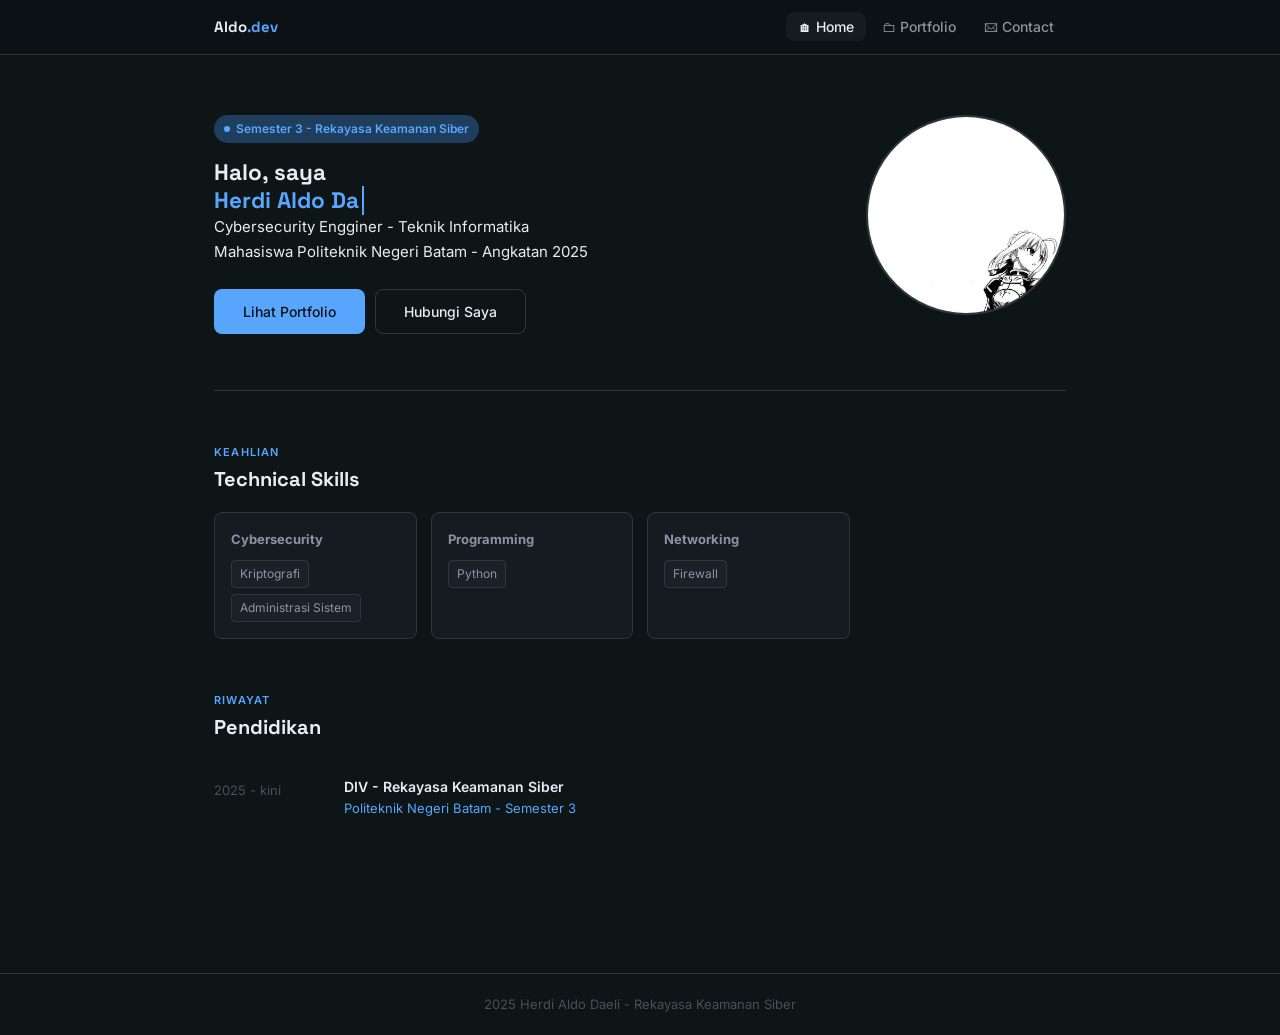
<file: minggu_1/index.html>
<!DOCTYPE html>
<html lang="id">
<head>
  <meta charset="UTF-8" />
  <meta name="viewport" content="width=device-width, initial-scale=1.0" />
  <title>Portofolio - Web Fundamental</title>
  <link rel="stylesheet" href="style.css" />
</head>
<body>

<nav>
  <div class="nav-inner">
    <a href="index.html" class="nav-logo">Aldo<span>.dev</span></a>
    <ul class="nav-links">
      <li><a href="index.html" class="active">🏠︎ Home</a></li>
      <li><a href="portfolio.html">🗀 Portfolio</a></li>
      <li><a href="contact.html">🖂 Contact</a></li>
    </ul>
  </div>
</nav>

<main class="wrap">

  <section class="hero">
    <div class="hero-text">
      <div class="tag">Semester 3 - Rekayasa Keamanan Siber</div>
      <h1>Halo, saya<br><span id="typed"></span></h1>
      <p class="role">Cybersecurity Engginer - Teknik Informatika</p>
      <p class="bio">Mahasiswa Politeknik Negeri Batam - Angkatan 2025</p>
      <div class="btns">
        <a href="portfolio.html" class="btn btn-primary">Lihat Portfolio</a>
        <a href="contact.html" class="btn btn-outline">Hubungi Saya</a>
      </div>
    </div>
    <div class="hero-photo">
      <img src="me.jpeg" alt="Foto Profil" class="avatar" />
    </div>
  </section>

  <section class="section">
    <p class="section-label">Keahlian</p>
    <h2 class="section-title">Technical Skills</h2>
    <div class="skill-groups">
      <div class="skill-group">
        <h4>Cybersecurity</h4>
        <div class="badges">
          <span class="badge">Kriptografi</span>
          <span class="badge">Administrasi Sistem</span>
        </div>
      </div>
      <div class="skill-group">
        <h4>Programming</h4>
        <div class="badges">
          <span class="badge">Python</span>
        </div>
      </div>
      <div class="skill-group">
        <h4>Networking</h4>
        <div class="badges">
          <span class="badge">Firewall</span>
        </div>
      </div>
    </div>
  </section>

  <section class="section">
    <p class="section-label">Riwayat</p>
    <h2 class="section-title">Pendidikan</h2>
    <div class="timeline-item">
      <span class="tdate">2025 - kini</span>
      <div class="tbody">
        <h3>DIV - Rekayasa Keamanan Siber</h3>
        <p class="org">Politeknik Negeri Batam - Semester 3</p>
      </div>
    </div>
  </section>

</main>

<footer>
  <p>2025 Herdi Aldo Daeli - Rekayasa Keamanan Siber</p>
</footer>

<script>
  const texts = ["Herdi Aldo Daeli","Cybersecurity Enginner","Python","Cryptography Learner"];
  let i = 0, j = 0, del = false;
  const el = document.getElementById("typed");
  function type() {
    const cur = texts[i];
    el.textContent = del ? cur.slice(0, j--) : cur.slice(0, j++);
    if (!del && j > cur.length) { del = true; setTimeout(type, 1600); return; }
    if (del && j < 0) { del = false; i = (i + 1) % texts.length; }
    setTimeout(type, del ? 45 : 95);
  }
  type();
</script>

</body>
</html>
</file>
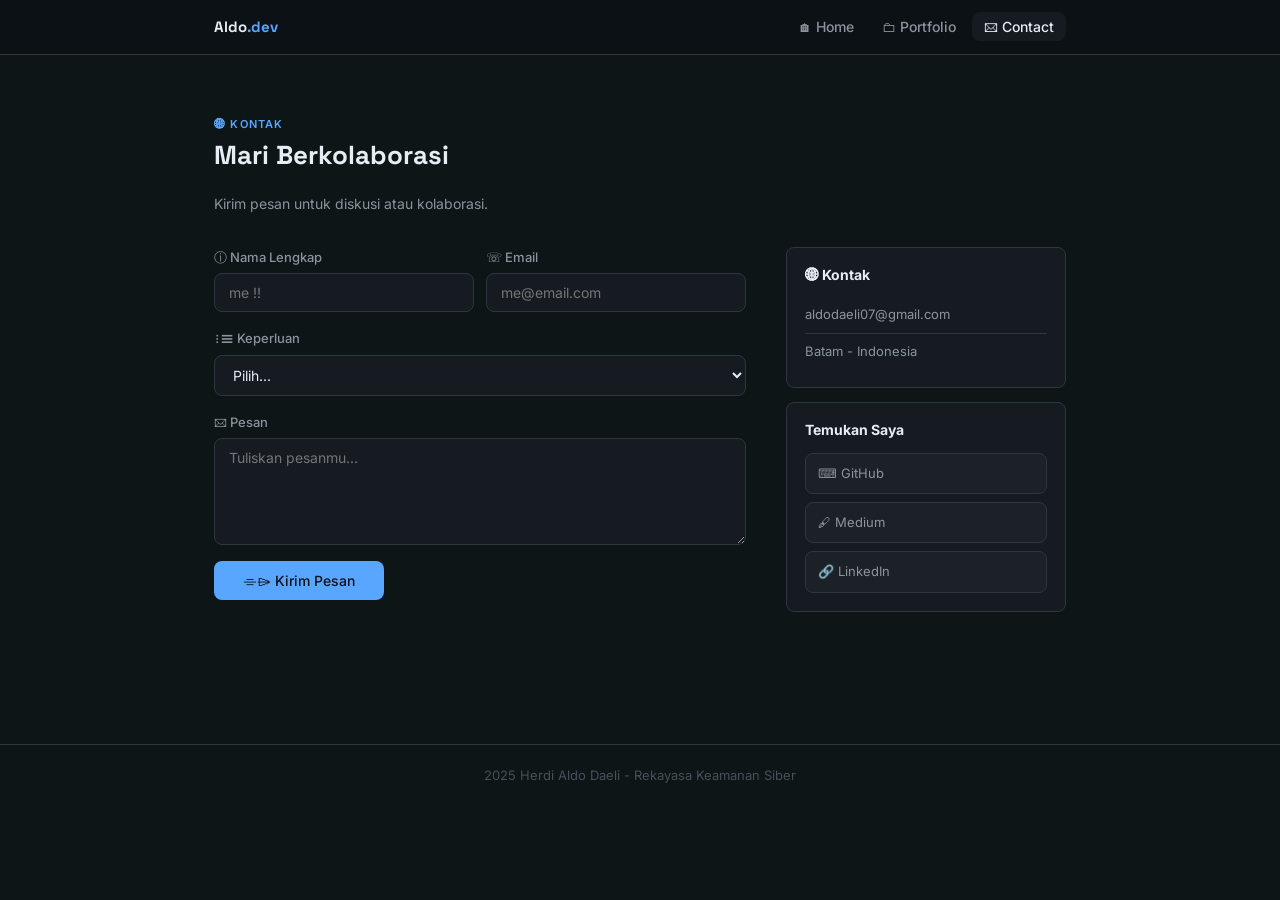
<file: minggu_1/contact.html>
<!DOCTYPE html>
<html lang="id">
<head>
  <meta charset="UTF-8" />
  <meta name="viewport" content="width=device-width, initial-scale=1.0" />
  <title>Portfolio - Web Fundamental</title>
  <link rel="stylesheet" href="style.css" />
</head>
<body>

<nav>
  <div class="nav-inner">
    <a href="index.html" class="nav-logo">Aldo<span>.dev</span></a>
    <ul class="nav-links">
      <li><a href="index.html">🏠︎ Home</a></li>
      <li><a href="portfolio.html">🗀 Portfolio</a></li>
      <li><a href="contact.html" class="active">🖂 Contact</a></li>
    </ul>
  </div>
</nav>

<main class="wrap">

  <p class="section-label">🌐︎ Kontak</p>
  <h1 class="section-title" style="font-size:26px;">Mari Berkolaborasi</h1>
  <p style="color:var(--muted);font-size:14px;margin-bottom:32px;">Kirim pesan untuk diskusi atau kolaborasi.</p>

  <div class="contact-wrap">

    <form class="cform" action="#" method="POST">
      <div class="frow">
        <div class="fg">
          <label for="nama">ⓘ Nama Lengkap</label>
          <input type="text" id="nama" name="nama" placeholder="me !!" required />
        </div>
        <div class="fg">
          <label for="email">☏ Email</label>
          <input type="email" id="email" name="email" placeholder="me@email.com" required />
        </div>
      </div>
      <div class="fg">
        <label for="kategori">⫶☰ Keperluan</label>
        <select id="kategori" name="kategori" required>
          <option value="" disabled selected>Pilih...</option>
          <option value="konsultasi">Konsultasi</option>
          <option value="kolaborasi">Kolaborasi Proyek</option>
          <option value="pertanyaan">Pertanyaan Umum</option>
        </select>
      </div>
      <div class="fg">
        <label for="pesan">🖂 Pesan</label>
        <textarea id="pesan" name="pesan" rows="5" placeholder="Tuliskan pesanmu..." required></textarea>
      </div>
      <button type="submit" class="btn btn-primary" style="width:fit-content;">⌯⌲ Kirim Pesan</button>
    </form>

    <aside class="cside">
      <div class="ccard">
        <h3>🌐︎ Kontak</h3>
        <div class="citem">aldodaeli07@gmail.com</div>
        <div class="citem">Batam - Indonesia</div>
      </div>
      <div class="ccard">
        <h3>Temukan Saya</h3>
        <div class="slinks">
          <a href="https://github.com/garammanis404" target="_blank" class="slink">⌨ GitHub</a>
          <a href="https://medium.com/@aldodaeli07" target="_blank" class="slink">🖋 Medium</a>
          <a href="https://www.linkedin.com/in/aldo-daeli-a55845391/" target="_blank" class="slink">🔗 LinkedIn</a>
        </div>
      </div>
    </aside>

  </div>

</main>

<footer>
  <p>2025 Herdi Aldo Daeli - Rekayasa Keamanan Siber</p>
</footer>

</body>
</html>
</file>
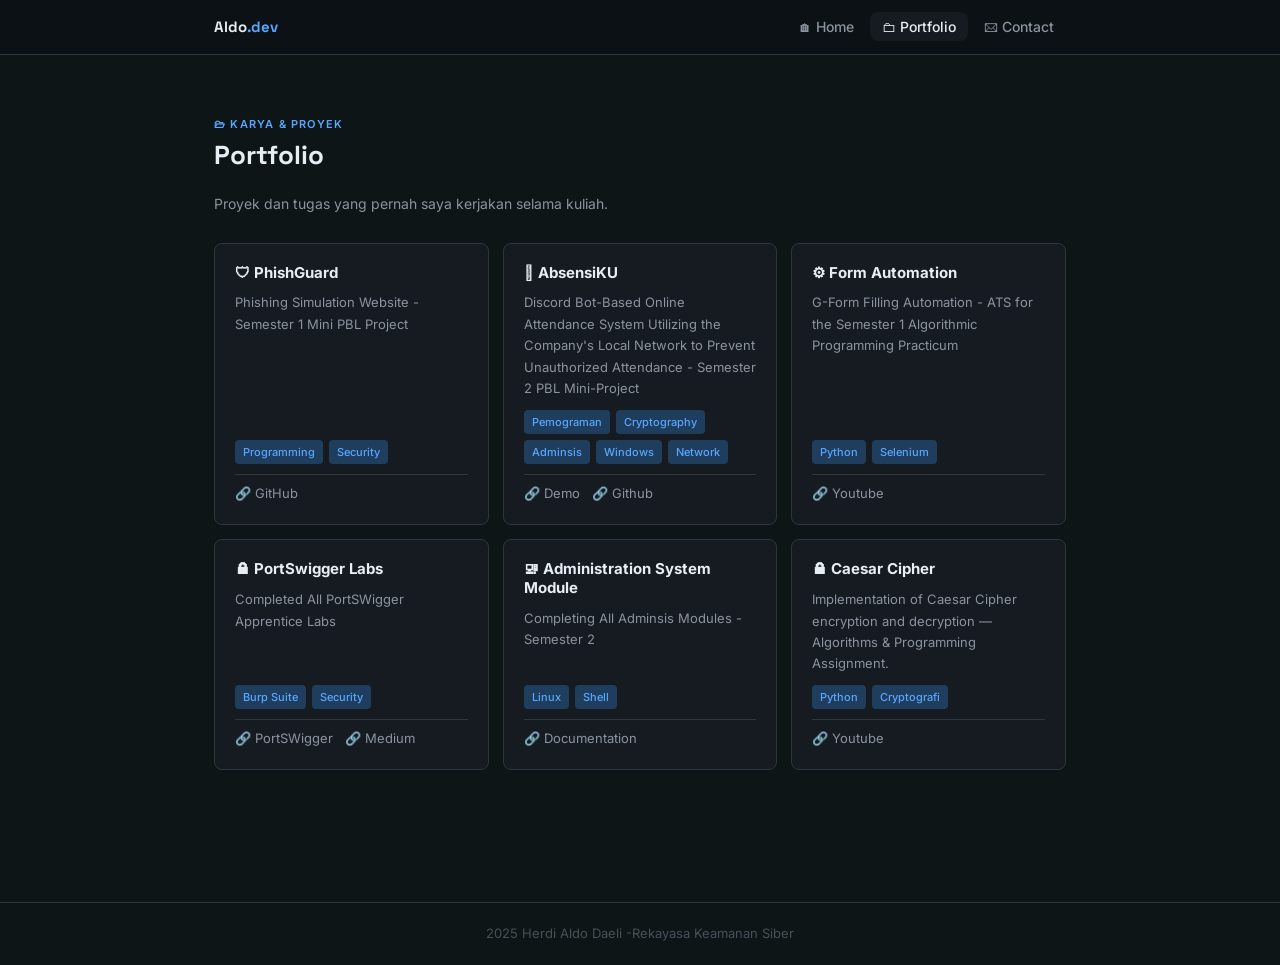
<file: minggu_1/portfolio.html>
<!DOCTYPE html>
<html lang="id">
<head>
  <meta charset="UTF-8" />
  <meta name="viewport" content="width=device-width, initial-scale=1.0" />
  <title>Portfolio - Web Fundamental</title>
  <link rel="stylesheet" href="style.css" />
</head>
<body>

<nav>
  <div class="nav-inner">
    <a href="index.html" class="nav-logo">Aldo<span>.dev</span></a>
    <ul class="nav-links">
      <li><a href="index.html">🏠︎ Home</a></li>
      <li><a href="portfolio.html" class="active">🗀 Portfolio</a></li>
      <li><a href="contact.html">🖂 Contact</a></li>
    </ul>
  </div>
</nav>

<main class="wrap">

  <p class="section-label">🗁 Karya & Proyek</p>
  <h1 class="section-title" style="font-size:26px;">Portfolio</h1>
  <p style="color:var(--muted);font-size:14px;margin-bottom:28px;">Proyek dan tugas yang pernah saya kerjakan selama kuliah.</p>

  <div class="grid">

    <article class="card">
      <h3>🛡 PhishGuard</h3>
      <p>Phishing Simulation Website - Semester 1 Mini PBL Project</p>
      <div class="tech"><span>Programming</span><span>Security</span></div>
      <div class="card-links"><a href="https://github.com/garammanis404/template-phishguard" target="_blank">🔗 GitHub</a></div>
    </article>

    <article class="card">
      <h3>𖠩 AbsensiKU</h3>
      <p>Discord Bot-Based Online Attendance System Utilizing the Company's Local Network to Prevent Unauthorized Attendance - Semester 2 PBL Mini-Project</p>
      <div class="tech"><span>Pemograman</span><span>Cryptography</span><span>Adminsis</span><span>Windows</span><span>Network</span></div>
      <div class="card-links">
        <a href="https://www.youtube.com/watch?v=k3QcYAprBZA">🔗 Demo</a>
        <a href="https://github.com/ArysApriatna/AbsensiKu" target="_blank">🔗 Github</a>
      </div>
    </article>

    <article class="card">
      <h3>⚙︎ Form Automation</h3>
      <p>G-Form Filling Automation - ATS for the Semester 1 Algorithmic Programming Practicum</p>
      <div class="tech"><span>Python</span><span>Selenium</span></div>
      <div class="card-links"><a href="https://www.youtube.com/watch?v=c8JG6dIQDu8&t=5s" target="_blank">🔗 Youtube</a></div>
    </article>

    <article class="card">
      <h3>🔒︎ PortSwigger Labs</h3>
      <p>Completed All PortSWigger Apprentice Labs</p>
      <div class="tech"><span>Burp Suite</span><span>Security</span></div>
      <div class="card-links">
        <a href="https://portswigger.net/" target="_blank">🔗 PortSWigger</a>
        <a href="https://medium.com/@aldodaeli07" target="_blank">🔗 Medium</a>
      </div>
    </article>

    <article class="card">
      <h3>🖳 Administration System Module</h3>
      <p>Completing All Adminsis Modules - Semester 2</p>
      <div class="tech"><span>Linux</span><span>Shell</span></div>
      <div class="card-links"><a href="https://drive.google.com/drive/folders/1k_rlYvTbNAc1MxPFjDmstq5i0IfRSFCN" target="_blank">🔗 Documentation</a></div>
    </article>

    <article class="card">
      <h3>🔒︎ Caesar Cipher</h3>
      <p>Implementation of Caesar Cipher encryption and decryption — Algorithms & Programming Assignment.</p>
      <div class="tech"><span>Python</span><span>Cryptografi</span></div>
      <div class="card-links"><a href="https://www.youtube.com/watch?v=hISi-oR7nC8" target="_blank">🔗 Youtube</a></div>
    </article>

  </div>

</main>

<footer>
  <p>2025 Herdi Aldo Daeli -Rekayasa Keamanan Siber</p>
</footer>

</body>
</html>
</file>
<file: minggu_1/style.css>
@import url('https://fonts.googleapis.com/css2?family=Inter:wght@400;500;600;700&family=Space+Grotesk:wght@600;700&display=swap');
:root {
  --bg: #0d1517;
  --surface: #161B22;
  --border: #30363D;
  --accent: #58A6FF;
  --text: #E6EDF3;
  --muted: #8B949E;
  --dim: #484F58;
  --r: 8px;
}
* { box-sizing: border-box; margin: 0; padding: 0; }
html { scroll-behavior: smooth; }
body {
  background: var(--bg);
  color: var(--text);
  font-family: 'Inter', sans-serif;
  font-size: 15px;
  line-height: 1.65;
}
a { color: var(--accent); text-decoration: none; }
a:hover { text-decoration: underline; }
h1, h2, h3 {
  font-family: 'Space Grotesk', sans-serif;
  line-height: 1.25;
}
/* NAV */
nav {
  position: sticky; top: 0; z-index: 10;
  background: rgba(13,17,23,0.9);
  backdrop-filter: blur(10px);
  -webkit-backdrop-filter: blur(10px);
  border-bottom: 1px solid var(--border);
}
.nav-inner {
  max-width: 900px; margin: 0 auto;
  padding: 0 24px; height: 54px;
  display: flex; align-items: center; justify-content: space-between;
}
.nav-logo { font-family: 'Space Grotesk', sans-serif; font-weight: 700; color: var(--text); }
.nav-logo span { color: var(--accent); }
.nav-links { display: flex; gap: 4px; list-style: none; }
.nav-links a {
  padding: 6px 12px; border-radius: var(--r);
  color: var(--muted); font-size: 14px; font-weight: 500;
  transition: background 0.15s, color 0.15s;
}
.nav-links a:hover, .nav-links a.active {
  background: var(--surface); color: var(--text); text-decoration: none;
}
/* WRAPPER */
.wrap { max-width: 900px; margin: 0 auto; padding: 60px 24px; }
.hero {
  display: flex; align-items: flex-start; justify-content: space-between;
  gap: 40px; padding-bottom: 56px; border-bottom: 1px solid var(--border);
}
.hero-text { flex: 1; min-width: 0; }
.hero-text { flex: 1; }
.avatar {
  width: 200px; height: 200px;
  border-radius: 50%;
  object-fit: cover;
  object-position: center;
  border: 2px solid var(--border);
}
@media (max-width: 640px) {
  .hero-photo { width: 100%; display: flex; justify-content: center; }
}
.tag {
  display: inline-flex; align-items: center; gap: 6px;
  background: #1F3D5C; color: var(--accent);
  font-size: 12px; font-weight: 600; padding: 4px 10px;
  border-radius: 20px; margin-bottom: 16px;
}
.tag::before {
  content: ''; width: 6px; height: 6px;
  background: var(--accent); border-radius: 50%;
  animation: pulse 2s infinite;
}
@keyframes pulse {
  0%, 100% { opacity: 1; } 50% { opacity: 0.3; }
}
#typed {
  color: var(--accent);
  border-right: 2px solid var(--accent);
  padding-right: 3px;
  animation: blink 0.7s step-end infinite;
}
@keyframes blink {
  0%, 100% { border-color: var(--accent); } 50% { border-color: transparent; }
}
.btns { display: flex; gap: 10px; flex-wrap: wrap; margin-top: 24px; }
.btn {
  padding: 10px 28px; border-radius: var(--r); font-size: 14px;
  font-weight: 500; border: 1px solid transparent; cursor: pointer;
  font-family: 'Inter', sans-serif; transition: background 0.15s;
}
.btn-primary { background: var(--accent); color: #0D1117; }
.btn-primary:hover { background: #79b8ff; text-decoration: none; color: #0D1117; }
.btn-outline { border-color: var(--border); color: var(--text); }
.btn-outline:hover { background: var(--surface); text-decoration: none; color: var(--text); }
/* SECTION */
.section { margin-top: 52px; }
.section-label {
  font-size: 11px; font-weight: 600; letter-spacing: 1.2px;
  color: var(--accent); text-transform: uppercase; margin-bottom: 6px;
}
.section-title { font-size: 20px; margin-bottom: 20px; }
/* SKILL GROUPS */
.skill-groups { display: grid; grid-template-columns: repeat(auto-fill, minmax(190px, 1fr)); gap: 14px; }
.skill-group {
  background: var(--surface); border: 1px solid var(--border);
  border-radius: var(--r); padding: 16px;
}
.skill-group h4 { font-size: 13px; color: var(--muted); margin-bottom: 10px; font-family: 'Inter', sans-serif; }
.badges { display: flex; flex-wrap: wrap; gap: 6px; }
.badge {
  background: #1C2128; border: 1px solid var(--border);
  color: var(--muted); font-size: 12px; padding: 3px 8px; border-radius: 4px;
}
/* TIMELINE */
.timeline-item {
  display: grid; grid-template-columns: 110px 1fr;
  gap: 20px; padding: 18px 0; border-bottom: 1px solid var(--border);
}
.timeline-item:last-child { border-bottom: none; }
.tdate { font-size: 13px; color: var(--dim); padding-top: 2px; }
.tbody h3 { font-size: 14px; font-weight: 600; font-family: 'Inter', sans-serif; margin-bottom: 2px; }
.tbody .org { font-size: 13px; color: var(--accent); margin-bottom: 4px; }
.tbody p { font-size: 13px; color: var(--muted); }
/* CARDS */
.grid { display: grid; grid-template-columns: repeat(auto-fill, minmax(270px, 1fr)); gap: 14px; }
.card {
  background: var(--surface); border: 1px solid var(--border);
  border-radius: var(--r); padding: 20px;
  display: flex; flex-direction: column; gap: 10px;
  transition: border-color 0.15s;
}
.card:hover { border-color: var(--accent); }
.card h3 { font-size: 15px; font-family: 'Inter', sans-serif; }
.card p { font-size: 13px; color: var(--muted); flex: 1; }
.tech { display: flex; flex-wrap: wrap; gap: 6px; }
.tech span {
  background: #1F3D5C; color: var(--accent);
  font-size: 11px; font-weight: 500; padding: 3px 8px; border-radius: 4px;
}
.card-links {
  display: flex; gap: 12px;
  padding-top: 8px; border-top: 1px solid var(--border);
}
.card-links a { font-size: 13px; color: var(--muted); }
.card-links a:hover { color: var(--accent); }
/* CONTACT */
.contact-wrap { display: grid; grid-template-columns: 1fr 280px; gap: 40px; align-items: start; }
.cform { display: flex; flex-direction: column; gap: 16px; }
.fg { display: flex; flex-direction: column; gap: 5px; }
.fg label { font-size: 13px; color: var(--muted); font-weight: 500; }
.fg input, .fg select, .fg textarea {
  background: var(--surface); border: 1px solid var(--border);
  border-radius: var(--r); color: var(--text);
  font-family: 'Inter', sans-serif; font-size: 14px;
  padding: 10px 14px; width: 100%; outline: none;
  transition: border-color 0.15s;
}
.fg input:focus, .fg select:focus, .fg textarea:focus { border-color: var(--accent); }
.fg textarea { resize: vertical; }
.frow { display: grid; grid-template-columns: 1fr 1fr; gap: 12px; }
.cside { display: flex; flex-direction: column; gap: 14px; }
.ccard {
  background: var(--surface); border: 1px solid var(--border);
  border-radius: var(--r); padding: 18px;
}
.ccard h3 { font-size: 14px; margin-bottom: 14px; font-family: 'Inter', sans-serif; }
.citem {
  display: flex; align-items: center; gap: 8px;
  padding: 7px 0; border-bottom: 1px solid var(--border);
  font-size: 13px; color: var(--muted);
}
.citem:last-child { border-bottom: none; }
.slinks { display: flex; flex-direction: column; gap: 8px; }
.slink {
  display: flex; align-items: center; gap: 8px;
  padding: 9px 12px; background: #1C2128;
  border: 1px solid var(--border); border-radius: var(--r);
  font-size: 13px; color: var(--muted);
  transition: border-color 0.15s, color 0.15s;
}
.slink:hover { border-color: var(--accent); color: var(--accent); text-decoration: none; }
/* FOOTER */
footer {
  border-top: 1px solid var(--border); margin-top: 72px;
  padding: 20px; text-align: center; font-size: 13px; color: var(--dim);
}
/* RESPONSIVE */
@media (max-width: 640px) {
  .hero { flex-direction: column-reverse; text-align: center; }
  .btns { justify-content: center; }
  .contact-wrap { grid-template-columns: 1fr; }
  .frow { grid-template-columns: 1fr; }
  .timeline-item { grid-template-columns: 1fr; gap: 4px; }
}
</file>
